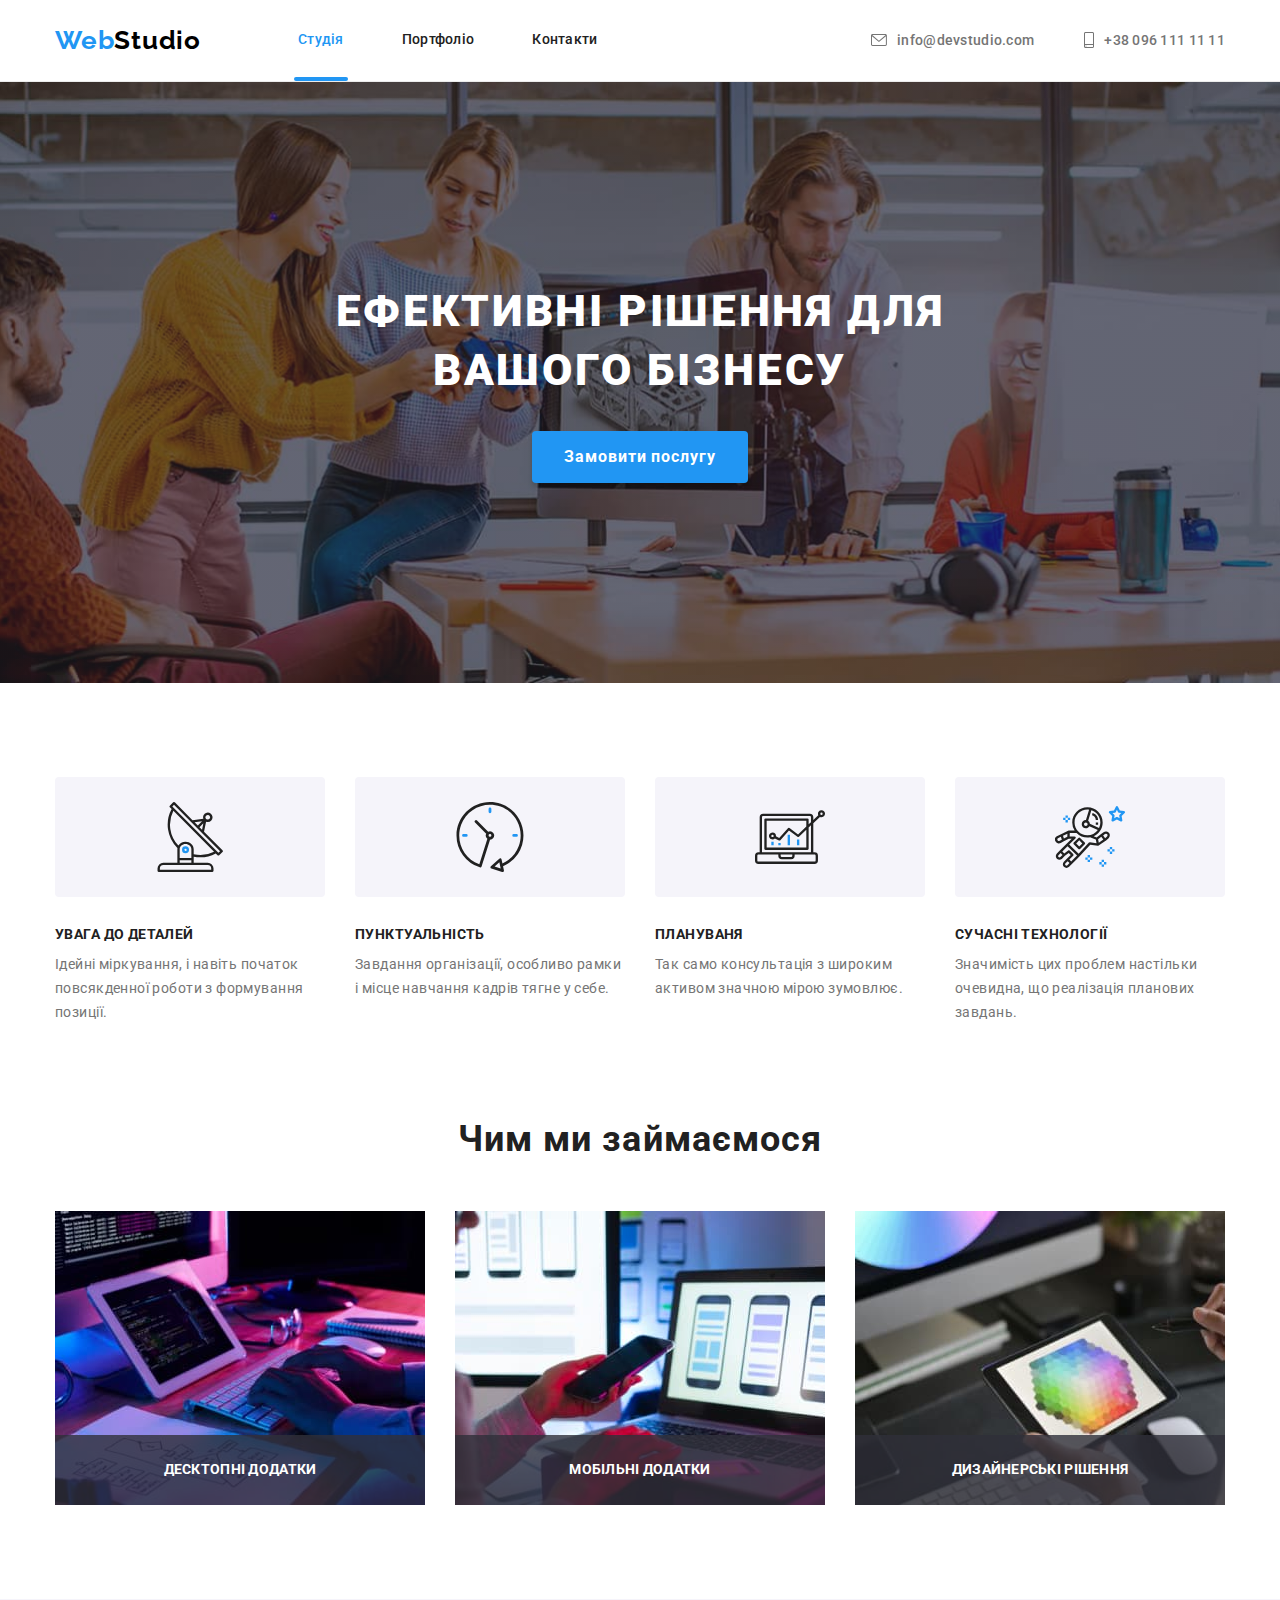
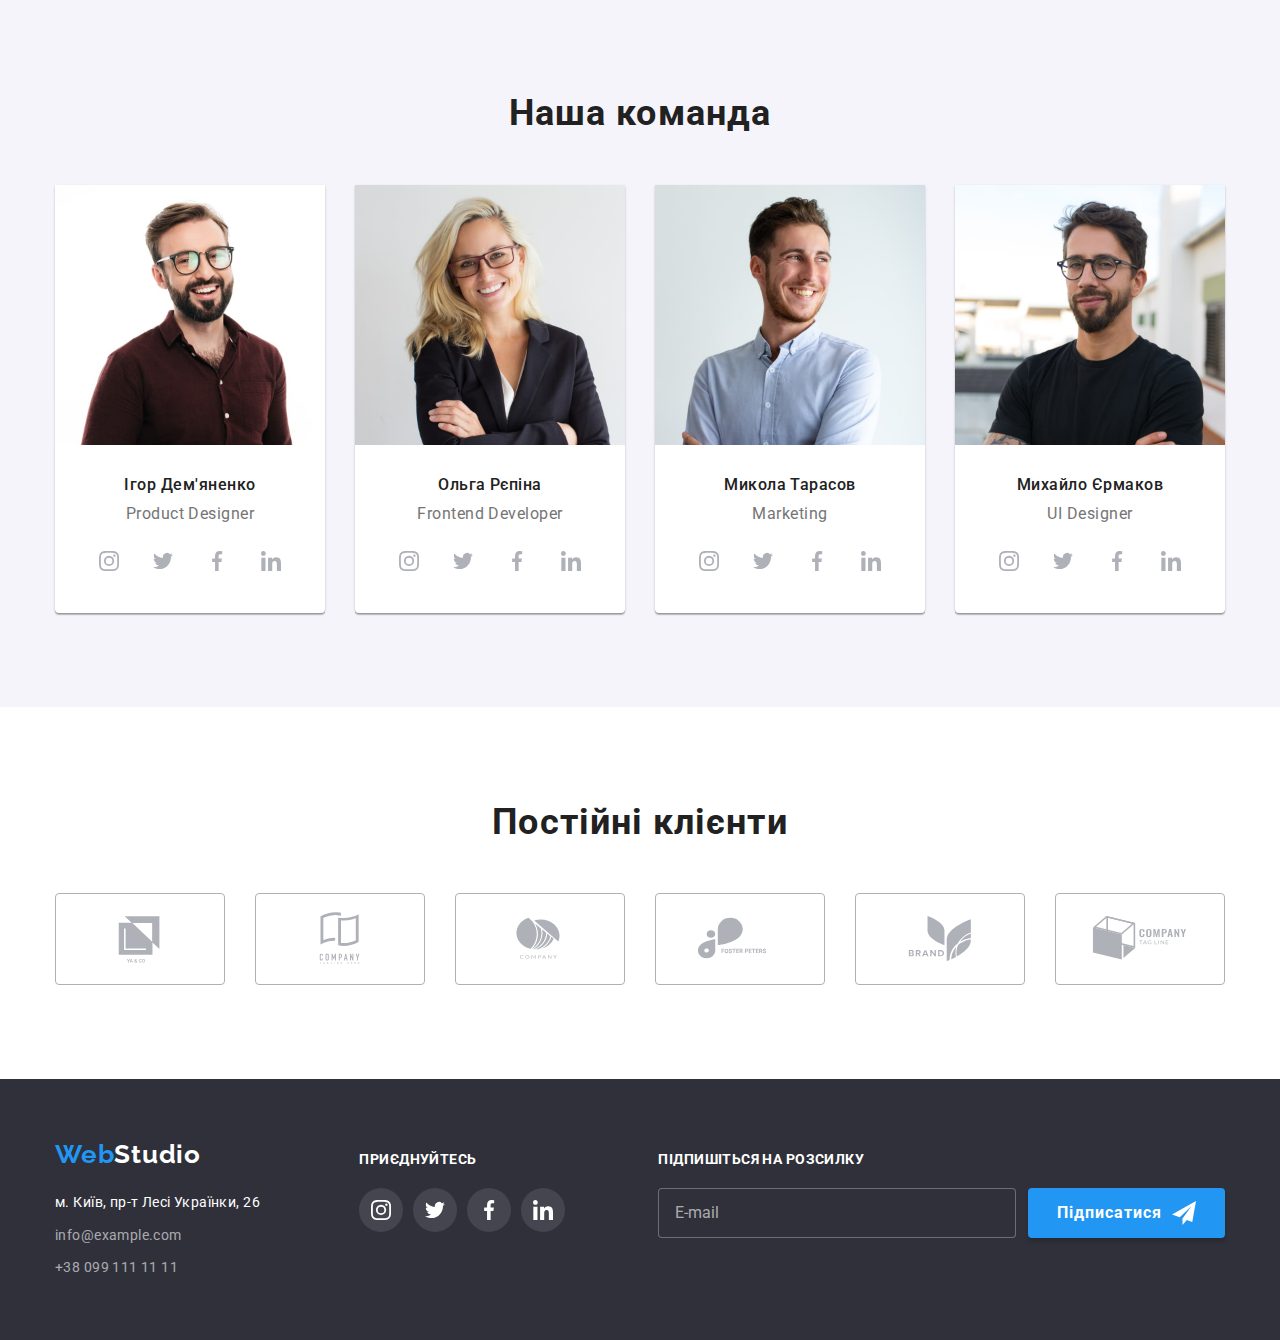
<file: index.html>
<!DOCTYPE html>
<html lang="uk">
<head>
    <meta charset="UTF-8">
    <meta http-equiv="X-UA-Compatible" content="IE=edge">
    <meta name="viewport" content="width=device-width, initial-scale=1.0">
    <title>Веб студія</title>
    <link rel="stylesheet" href="https://cdnjs.cloudflare.com/ajax/libs/modern-normalize/1.1.0/modern-normalize.min.css">
    <link rel="preconnect" href="https://fonts.googleapis.com">  
    <link rel="preconnect" href="https://fonts.gstatic.com" crossorigin> 
    <link href="https://fonts.googleapis.com/css2?family=Raleway:wght@700&family=Roboto:wght@400;500;700;900&display=swap" rel="stylesheet">
    <link rel="stylesheet" href="./css/styles.css" />
</head>
<body>
<!-- Header -->
<header class="header">
        <div class="container header-section">
        <a href="./index.html" class="logo" lang="en"> <span class="logo-web">Web</span>Studio</a>
        <nav class="header-nav">
            <ul class="site-nav list">
                <li class="site-nav-item"><a href="./index.html" class="site-nav-links current">Студія</a></li>
                <li class="site-nav-item"><a href="./portfolio.html" class="site-nav-links">Портфоліо</a></li>
                <li class="site-nav-item"><a href="/" class="site-nav-links">Контакти</a></li>
            </ul>
        </nav>
            <ul class="header-contact list">
                <li><a href="mailto:info@devstudio.com" class="contact" target="_blank" rel="noreferrer noopener"> 
                    <svg class="contact-icon" width="16" height="12">
                        <use href="./images/symbol-defs.svg#icon-envelope"></use></svg>    
                info@devstudio.com</a></li>
                <li><a href="tel:+380961111111" class="contact phone">
                    <svg class="contact-icon" width="10" height="16">
                        <use href="./images/symbol-defs.svg#icon-smartphone"></use></svg>                
                    +38 096 111 11 11</a></li>
            </ul>
        </div>
</header>
<!-- Main content -->
<main>
    <!-- Main title -->
    <section class="main-tittle">
        <div class="container">
            <h1 class="main-slogan">Ефективні рішення для <br /> вашого бізнесу</h1>
            <button type="button" class="order-button" data-modal-open>Замовити послугу</button>
        </div>
    </section>
    <!-- Main privileges -->
    <section class="privileges">
        <h2 class="all-hidden-tittle">Наші переваги</h2>
        <div class="container">
            <ul class="privileges-blocks list">
                <li class="privileges-list">
                    <div class="privileges-icon-fon">
                        <svg class="privileges-icon" width="70" height="70">
                        <use href="./images/symbol-defs.svg#icon-group"></use></svg></div>
                    <h3 class="privileges-tittle">Увага до деталей</h3>
                    <p class="privileges-text">Ідейні міркування, і навіть початок повсякденної роботи з формування позиції.</p>
                </li>
                <li class="privileges-list">
                    <div class="privileges-icon-fon">
                        <svg class="privileges-icon" width="70" height="70">
                        <use href="./images/symbol-defs.svg#icon-clock"></use></svg></div>
                    <h3 class="privileges-tittle">Пунктуальність</h3>
                    <p class="privileges-text">Завдання організації, особливо рамки і місце навчання кадрів тягне у себе.</p>
                </li>
                <li class="privileges-list">
                    <div class="privileges-icon-fon">
                        <svg class="privileges-icon" width="70" height="70">
                        <use href="./images/symbol-defs.svg#icon-diagram"></use></svg></div>
                    <h3 class="privileges-tittle">Плануваня</h3>
                    <p class="privileges-text">Так само консультація з широким активом значною мірою зумовлює.</p>
                </li>
                <li class="privileges-list">
                    <div class="privileges-icon-fon">
                        <svg class="privileges-icon" width="70" height="70">
                        <use href="./images/symbol-defs.svg#icon-astronaut"></use></svg></div>
                    <h3 class="privileges-tittle">Сучасні технології</h3>
                    <p class="privileges-text">Значимість цих проблем настільки очевидна, що реалізація планових завдань.</p>
                </li>
            </ul>
        </div>
    </section>
    <!-- What do we do? -->
    <section class="what-do-we-do">
        <div class="container">
            <h2 class="main-wdwd-tittle">Чим ми займаємося</h2>
            <ul class="wdwd-blocks list">
                <li class="wdwd-list"><img src="./images/portfolio-main-1.jpg" width="370" height="294" alt="Проект №1">
                    <div class="wdwd-lable"><h3 class="wdwd-lable-tittle">Десктопні додатки</h3></div></li>
                <li class="wdwd-list"><img src="./images/portfolio-main-2.jpg" width="370" alt="Проект №2">
                    <div class="wdwd-lable"><h3 class="wdwd-lable-tittle">Мобільні додатки</h3></div></li>
                <li class="wdwd-list"><img src="./images/portfolio-main-3.jpg" width="370" alt="Проект №3">
                    <div class="wdwd-lable"><h3 class="wdwd-lable-tittle">Дизайнерські рішення</h3></div></li>
            </ul>
        </div>
    </section>
    <!-- Team -->
    <section class="team">
        <div class="container">
            <h2 class="team-tittle">Наша команда</h2>
            <ul class="team-list list">
                <li class="team-card">
                    <img class="img" src="./images/team-main-1.jpg" alt="Ігор Дем'яненко" width="270" height="260">
                    <div class="team-description">
                        <h3 class="team-name">Ігор Дем'яненко</h3>
                        <p lang="en" class="team-job">Product Designer</p>
                        <ul class="team-social-list list">
                            <li class="team-social-item">
                                <a class="team-social-link link" href="https://instagram.com" target="_blank" rel="noreferrer noopener">
                                <svg class="team-social-icon" width="20" height="20">
                                <use href="./images/symbol-defs.svg#icon-instagram"></use>
                            </svg></a></li>
                            <li class="team-social-item">
                                <a class="team-social-link link" href="https://twitter.com" target="_blank" rel="noreferrer noopener">
                                <svg class="team-social-icon" width="20" height="20">
                                <use href="./images/symbol-defs.svg#icon-twitter"></use>
                            </svg></a></li>
                            <li class="team-social-item">
                                <a class="team-social-link link" href="https://facebook.com" target="_blank" rel="noreferrer noopener">
                                <svg class="team-social-icon" width="20" height="20">
                                <use href="./images/symbol-defs.svg#icon-facebook"></use>
                            </svg></a></li>
                            <li class="team-social-item">
                                <a class="team-social-link link" href="https://linkedin.com" target="_blank" rel="noreferrer noopener">
                                <svg class="team-social-icon" width="20" height="20">
                                <use href="./images/symbol-defs.svg#icon-linkedin"></use>
                            </svg></a></li>
                        </ul>
                    </div>
                </li>
                <li class="team-card">
                    <img class="img" src="./images/team-main-2.jpg" alt="Ольга Рєпіна" width="270" height="260">
                    <div class="team-description">
                        <h3 class="team-name">Ольга Рєпіна</h3>
                        <p lang="en" class="team-job">Frontend Developer</p>
                        <ul class="team-social-list list">
                            <li class="team-social-item">
                                <a class="team-social-link link" href="https://instagram.com" target="_blank" rel="noreferrer noopener">
                                <svg class="team-social-icon" width="20" height="20">
                                <use href="./images/symbol-defs.svg#icon-instagram"></use>
                            </svg></a></li>
                            <li class="team-social-item">
                                <a class="team-social-link link" href="https://twitter.com" target="_blank" rel="noreferrer noopener">
                                <svg class="team-social-icon" width="20" height="20">
                                <use href="./images/symbol-defs.svg#icon-twitter"></use>
                            </svg></a></li>
                            <li class="team-social-item">
                                <a class="team-social-link link" href="https://facebook.com" target="_blank" rel="noreferrer noopener">
                                <svg class="team-social-icon" width="20" height="20">
                                <use href="./images/symbol-defs.svg#icon-facebook"></use>
                            </svg></a></li>
                            <li class="team-social-item">
                                <a class="team-social-link link" href="https://linkedin.com" target="_blank" rel="noreferrer noopener">
                                <svg class="team-social-icon" width="20" height="20">
                                <use href="./images/symbol-defs.svg#icon-linkedin"></use>
                            </svg></a></li>
                        </ul>
                    </div>
                </li>
                <li class="team-card">
                    <img class="img" src="./images/team-main-3.jpg" alt="Микола Тарасов" width="270" height="260">
                    <div class="team-description">
                        <h3 class="team-name">Микола Тарасов</h3>
                        <p lang="en" class="team-job">Marketing</p>
                        <ul class="team-social-list list">
                            <li class="team-social-item">
                                <a class="team-social-link link" href="https://instagram.com" target="_blank" rel="noreferrer noopener">
                                <svg class="team-social-icon" width="20" height="20">
                                <use href="./images/symbol-defs.svg#icon-instagram"></use>
                            </svg></a></li>
                            <li class="team-social-item">
                                <a class="team-social-link link" href="https://twitter.com" target="_blank" rel="noreferrer noopener">
                                <svg class="team-social-icon" width="20" height="20">
                                <use href="./images/symbol-defs.svg#icon-twitter"></use>
                            </svg></a></li>
                            <li class="team-social-item">
                                <a class="team-social-link link" href="https://facebook.com" target="_blank" rel="noreferrer noopener">
                                <svg class="team-social-icon" width="20" height="20">
                                <use href="./images/symbol-defs.svg#icon-facebook"></use>
                            </svg></a></li>
                            <li class="team-social-item">
                                <a class="team-social-link link" href="https://linkedin.com" target="_blank" rel="noreferrer noopener">
                                <svg class="team-social-icon" width="20" height="20">
                                <use href="./images/symbol-defs.svg#icon-linkedin"></use>
                            </svg></a></li>
                        </ul>
                    </div>
                </li>
                <li class="team-card">
                    <img class="img" src="./images/team-main-4.jpg" alt="Михайло Єрмаков" width="270" height="260">
                    <div class="team-description">
                        <h3 class="team-name">Михайло Єрмаков</h3>
                        <p lang="en" class="team-job">UI Designer</p>
                        <ul class="team-social-list list">
                            <li class="team-social-item">
                                <a class="team-social-link link" href="https://instagram.com" target="_blank" rel="noreferrer noopener">
                                <svg class="team-social-icon" width="20" height="20">
                                <use href="./images/symbol-defs.svg#icon-instagram"></use>
                            </svg></a></li>
                            <li class="team-social-item">
                                <a class="team-social-link link" href="https://twitter.com" target="_blank" rel="noreferrer noopener">
                                <svg class="team-social-icon" width="20" height="20">
                                <use href="./images/symbol-defs.svg#icon-twitter"></use>
                            </svg></a></li>
                            <li class="team-social-item">
                                <a class="team-social-link link" href="https://facebook.com" target="_blank" rel="noreferrer noopener">
                                <svg class="team-social-icon" width="20" height="20">
                                <use href="./images/symbol-defs.svg#icon-facebook"></use>
                            </svg></a></li>
                            <li class="team-social-item">
                                <a class="team-social-link link" href="https://linkedin.com" target="_blank" rel="noreferrer noopener">
                                <svg class="team-social-icon" width="20" height="20">
                                <use href="./images/symbol-defs.svg#icon-linkedin"></use>
                            </svg></a></li>
                        </ul>
                    </div>
                </li>
            </ul>
        </div>
    </section>
    <!-- Clients logo -->
    <section class="current-clients">
        <div class="container">
            <h2 class="clients-tittle">Постійні клієнти</h2>
            <ul class="clients-list list">
                <li class="clients-item">
                    <a class="clients-link link" href="" target="_blank" rel="noreferrer noopener">
                    <svg class="clients-icon" width="106" height="60">
                    <use href="./images/symbol-defs.svg#icon-logo1"></use>
                </svg></a></li>
                <li class="clients-item">
                    <a class="clients-link link" href="" target="_blank" rel="noreferrer noopener">
                    <svg class="clients-icon" width="106" height="60">
                    <use href="./images/symbol-defs.svg#icon-logo2"></use>
                </svg></a></li>
                <li class="clients-item">
                    <a class="clients-link link" href="" target="_blank" rel="noreferrer noopener">
                    <svg class="clients-icon" width="106" height="60">
                    <use href="./images/symbol-defs.svg#icon-logo3"></use>
                </svg></a></li>
                <li class="clients-item">
                    <a class="clients-link link" href="" target="_blank" rel="noreferrer noopener">
                    <svg class="clients-icon" width="106" height="60">
                    <use href="./images/symbol-defs.svg#icon-logo4"></use>
                </svg></a></li>
                <li class="clients-item">
                    <a class="clients-link link" href="" target="_blank" rel="noreferrer noopener">
                    <svg class="clients-icon" width="106" height="60">
                    <use href="./images/symbol-defs.svg#icon-logo5"></use>
                </svg></a></li>
                <li class="clients-item">
                    <a class="clients-link link" href="" target="_blank" rel="noreferrer noopener">
                    <svg class="clients-icon" width="106" height="60">
                    <use href="./images/symbol-defs.svg#icon-logo6"></use>
                </svg></a></li>
            </ul>
        </div>
    </section>
</main>
<!-- Footer -->
<footer class="footer">
    <div class="container">
        <div class="footer-address-section">
            <a href="./index.html" class="logo footer-logo"> <span class="logo-web">Web</span><span class="logo-studio">Studio</span></a>
            <address class="footer-address-block">
                <p class="footer-office-address">м. Київ, пр-т Лесі Українки, 26</p> 
                <ul class="footer-item list">
                    <li class="footer-item-adress"><a href="mailto:info@example.com" class="footer-contact" target="_blank" rel="noreferrer noopener">info@example.com</a></li>
                    <li class="footer-item-adress"><a href="tel:+380991111111" class="footer-contact">+38 099 111 11 11</a></li>
                </ul>
            </address></div>
        <div class="footer-social-contacts">
            <p class="footer-social-tittle">Приєднуйтесь</p>
            <ul class="footer-social-list list">
            <li class="footer-social-item">
                <a class="footer-social-link link" href="https://instagram.com" target="_blank" rel="noreferrer noopener">
                    <svg class="footer-social-icon" width="20" height="20">
                <use href="./images/symbol-defs.svg#icon-instagram"></use>
            </svg></a></li>
            <li class="footer-social-item">
                <a class="footer-social-link link" href="https://twitter.com" target="_blank" rel="noreferrer noopener">
                    <svg class="footer-social-icon" width="20" height="20">
                <use href="./images/symbol-defs.svg#icon-twitter"></use>
            </svg></a></li>
            <li class="footer-social-item">
                <a class="footer-social-link link" href="https://www.facebook.com" target="_blank" rel="noreferrer noopener">
                    <svg class="footer-social-icon" width="20" height="20">
                <use href="./images/symbol-defs.svg#icon-facebook"></use>
            </svg></a></li>
            <li class="footer-social-item">
                <a class="footer-social-link link" href="https://www.linkedin.com" target="_blank" rel="noreferrer noopener">
                    <svg class="footer-social-icon" width="20" height="20">
                <use href="./images/symbol-defs.svg#icon-linkedin"></use>
            </svg></a></li>
            </ul>
        </div>
        <div class="footer-subscribe">
            <p class="footer-subscribe-tittle">Підпишіться на розсилку</p>
            <div class="footer-subscribe-form">
                <label for="subscribe-mail" class="footer-subscribe-mail"></label>
                <input class="footer-subscribe-input" type="email" name="submit-mail" id="subscribe-mail" placeholder="E-mail">
                <button type="submit" class="footer-subscribe-button">Підписатися</button>
            </div>
        </div>
     </div>
</footer>
<!-- Modal pop-up -->
<div id="backdrop" class="backdrop is-hidden" data-modal="">
    <div class="modal">
        <button type="button" class="modal-x-button" data-modal-close="">
          <svg class="modal-x-button-icon" width="18" height="18">
            <use href="./images/symbol-defs.svg#icon-close-modal"></use>
          </svg>
        </button>
        <form class="modal-form">
            <p class="modal-text">Залиште свої дані, ми вам передзвонимо</p>
            <label class="modal-form-label"><span class="modal-form-input-desc">Ім'я</span>
                <span class="modal-form-input-wrapper">
                <input type="text" name="user_name" class="modal-form-input" required="" pattern="^[a-zA-Zа-яА-Я]+$" minlength="2">
                <svg class="modal-form-input-icon" width="18" height="18">
                <use href="./images/symbol-defs.svg#icon-modal-person">
                </use></svg></span></label>
            <label class="modal-form-label"><span class="modal-form-input-desc">Телефон</span>
                <span class="modal-form-input-wrapper">
                <input type="tel" name="user_phone" class="modal-form-input" required="" pattern="[0-9]{3}[0-9]{3}[0-9]{2}[0-9]{2}" title="xxxxxxxxxx" minlength="9">
                <svg class="modal-form-input-icon" width="18" height="18">
                <use href="./images/symbol-defs.svg#icon-modal-phone">
                </use></svg></span></label>
            <label class="modal-form-label"><span class="modal-form-input-desc">Пошта</span>
                <span class="modal-form-input-wrapper">
                <input type="email" name="user_email" class="modal-form-input" required="">
                <svg class="modal-form-input-icon" width="18" height="18">
                <use href="./images/symbol-defs.svg#icon-modal-email">
                </use></svg></span></label>
            <label><span class="modal-form-input-desc">Коментар</span>
                <textarea name="user_comment" placeholder="Введіть текст" class="modal-form-comment"></textarea></label>
                <input id="user-policy" type="checkbox" class="modal-form-checkbox visually-hidden" name="user_policy" required="">
                <label for="user-policy" class="modal-form-checkbox-desc">
                <span class="form-user-policy-text">Погоджуюся з розсилкою та приймаю&nbsp;<a href="" class="user-policy-link" target="_blank" rel="noreferrer noopener">Умови договору</a></span></label>
                <button type="submit" class="modal-send-button">Відправити</button>
        </form>
    </div>
</div>
<script src="./js/modal.js"></script>
</body>
</html>
</file>
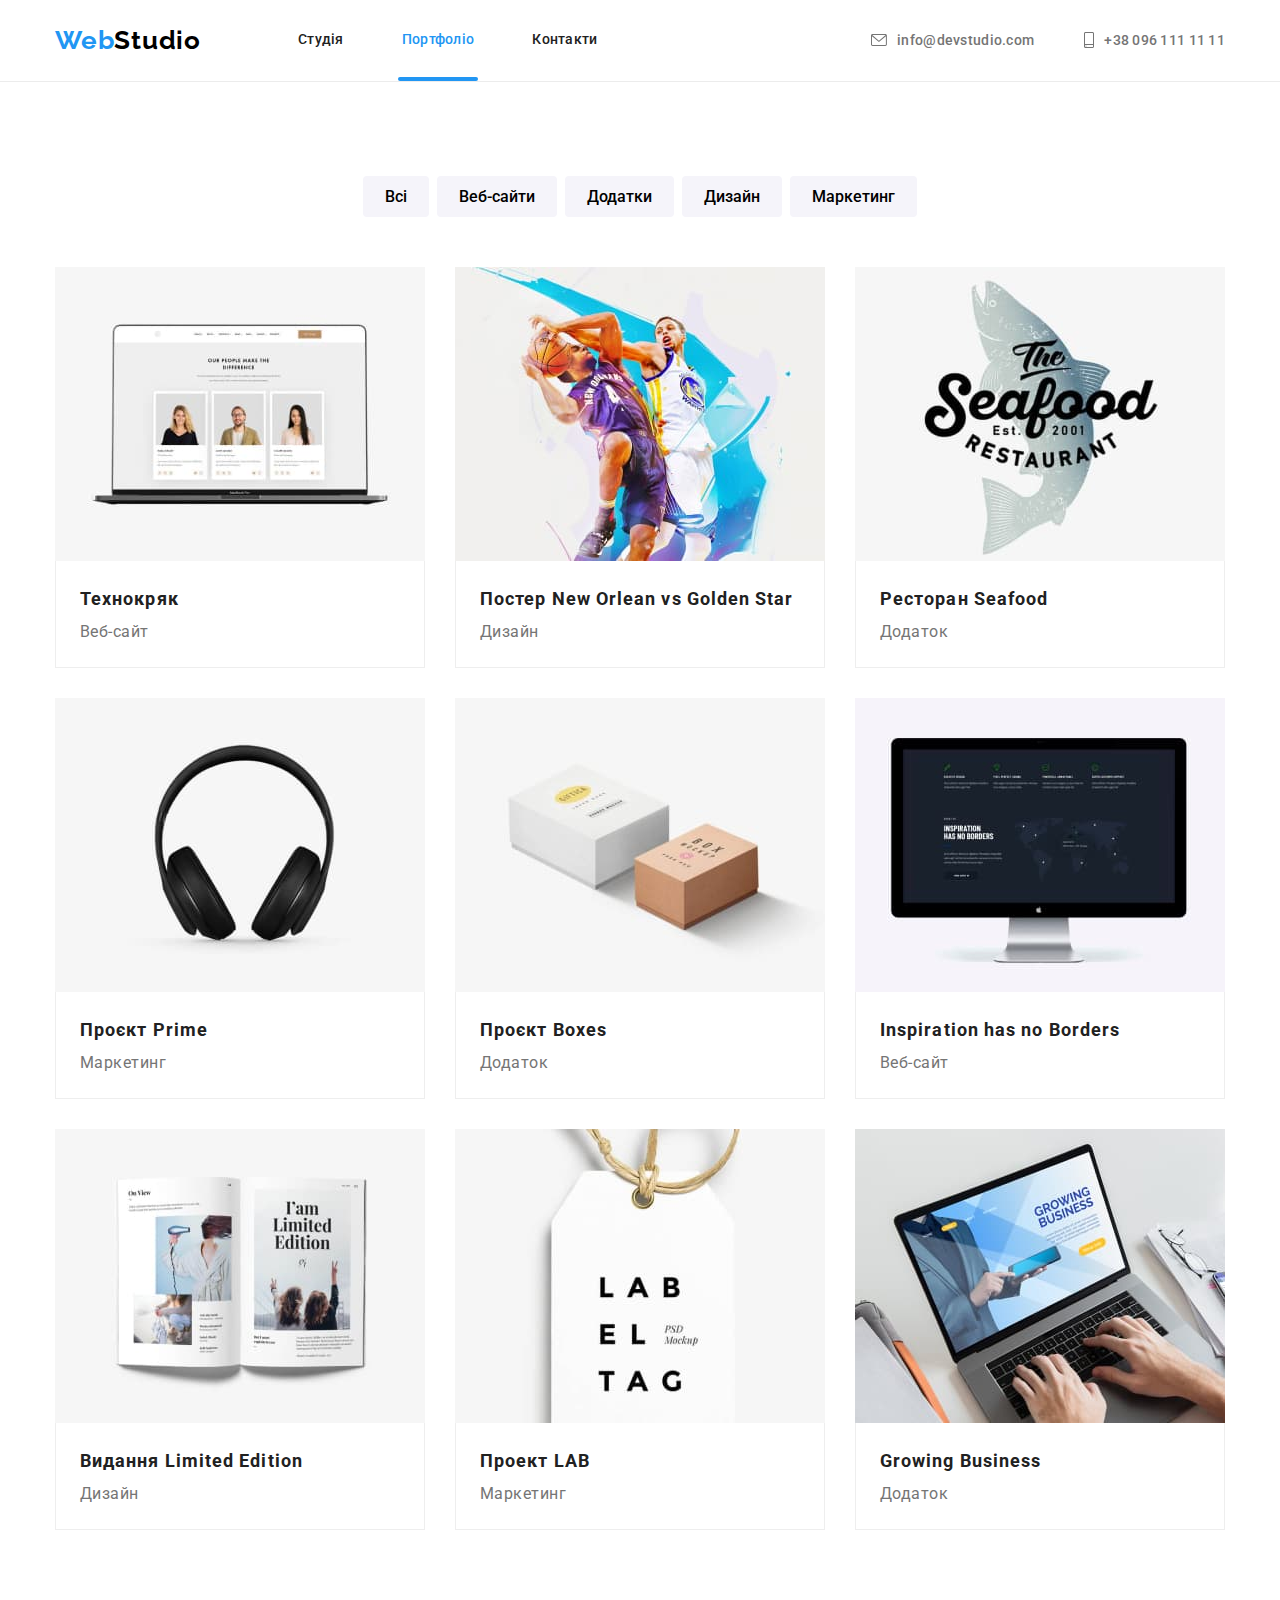
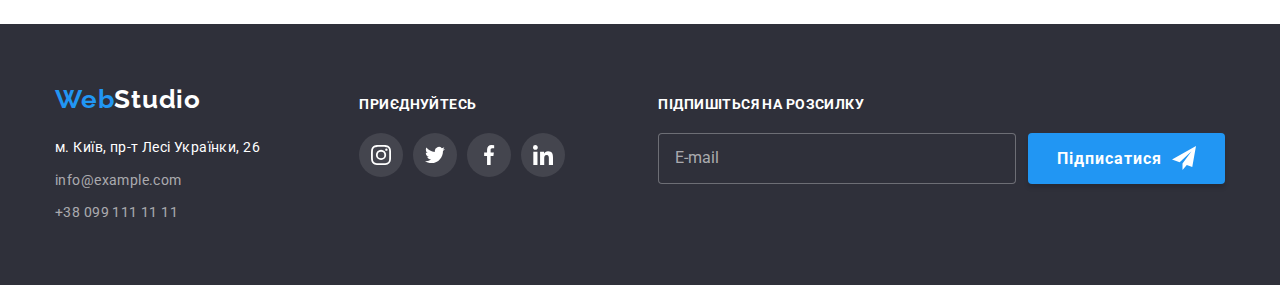
<file: portfolio.html>
<!DOCTYPE html>
<html lang="uk">
<head>
    <meta charset="UTF-8">
    <meta http-equiv="X-UA-Compatible" content="IE=edge">
    <meta name="viewport" content="width=device-width, initial-scale=1.0">
    <title>Веб студія - Портфоліо</title>
    <link rel="stylesheet" href="https://cdnjs.cloudflare.com/ajax/libs/modern-normalize/1.1.0/modern-normalize.min.css">
    <link rel="preconnect" href="https://fonts.googleapis.com">  
    <link rel="preconnect" href="https://fonts.gstatic.com" crossorigin> 
    <link href="https://fonts.googleapis.com/css2?family=Raleway:wght@700&family=Roboto:wght@400;500;700;900&display=swap" rel="stylesheet">
    <link rel="stylesheet" href="./css/styles.css" />
</head>
<body>
<!-- Header -->
<header class="header">
        <div class="container header-section">
        <a href="./index.html" class="logo" lang="en"> <span class="logo-web">Web</span>Studio</a>
        <nav class="header-nav">
            <ul class="site-nav list">
                <li class="site-nav-item"><a href="./index.html" class="site-nav-links">Студія</a></li>
                <li class="site-nav-item"><a href="./portfolio.html" class="site-nav-links current">Портфоліо</a></li>
                <li class="site-nav-item"><a href="/" class="site-nav-links">Контакти</a></li>
            </ul>
        </nav>
            <ul class="header-contact list">
                <li><a href="mailto:info@devstudio.com" class="contact" target="_blank"> 
                    <svg class="contact-icon" width="16" height="12">
                        <use href="./images/symbol-defs.svg#icon-envelope"></use></svg>    
                info@devstudio.com</a></li>
                <li><a href="tel:+380961111111" class="contact phone">
                    <svg class="contact-icon" width="10" height="16">
                        <use href="./images/symbol-defs.svg#icon-smartphone"></use></svg>                
                    +38 096 111 11 11</a></li>
            </ul>
        </div>
</header>
<!-- Portfolio cases -->
<main>
    <section class="portfolio-cases">
    <div class="container">
        <h1 class="all-hidden-tittle">Портфоліо</h1>
    <!-- Filter buttons -->
        <ul class="list portfolio-filters">
            <li class="botton-list">
                <button type="button" class="portfolio-button">Всі</button>
            </li>
            <li class="botton-list">
                <button type="button" class="portfolio-button">Веб-сайти</button>
            </li>
            <li class="botton-list">
                <button type="button" class="portfolio-button">Додатки</button>
            </li>
            <li class="botton-list">
                <button type="button" class="portfolio-button">Дизайн</button>
            </li>
            <li class="botton-list">
                <button type="button" class="portfolio-button">Маркетинг</button>
            </li>
        </ul>
    <!-- Cases -->
        <ul class="list portfolio-lists">
            <li class="portfolio-cards">
                <a href="#" class="portfolio-link">
                    <div class="portfolio-overlay-item">
                        <img class="portfolio-img pic" src="./images/portfolio-page-1.jpg" alt="Технокряк" width="370">
                        <p class="portfolio-overlay-text">Ресурс пропонує комплексні пропозиції з різним рівнем функціоналу та сервісів. Все це дозволить відвідувачу отримати вичерпні відомості про компанію чи приватну особу.</p>
                    </div>
                    <div class="portfolio-description">
                        <h2 class="portfolio-case-tittle">Технокряк</h2>
                        <p class="portfolio-case-disc">Веб-сайт</p>
                    </div>
                </a>
            </li>
            <li class="portfolio-cards">
                <a href="#" class="portfolio-link">
                    <div class="portfolio-overlay-item">
                        <img class="portfolio-img pic" src="./images/portfolio-page-2.jpg" alt="Постер New Orlean vs Golden Star" width="370" height="294">
                        <p class="portfolio-overlay-text">Ресурс пропонує комплексні пропозиції з різним рівнем функціоналу та сервісів. Все це дозволить відвідувачу отримати вичерпні відомості про компанію чи приватну особу.</p>
                    </div>
                    <div class="portfolio-description">
                        <h2 class="portfolio-case-tittle" lang="en">Постер New Orlean vs Golden Star</h2>
                        <p class="portfolio-case-disc">Дизайн</p>
                    </div>
                </a>
            </li>
            <li class="portfolio-cards">
                <a href="#" class="portfolio-link">
                    <div class="portfolio-overlay-item">
                        <img class="portfolio-img pic" src="./images/portfolio-page-3.jpg" alt="Ресторан Seafood" width="370" height="294">
                        <p class="portfolio-overlay-text">Ресурс пропонує комплексні пропозиції з різним рівнем функціоналу та сервісів. Все це дозволить відвідувачу отримати вичерпні відомості про компанію чи приватну особу.</p>
                    </div>
                    <div class="portfolio-description">
                        <h2 class="portfolio-case-tittle" lang="en">Ресторан Seafood</h2>
                        <p class="portfolio-case-disc">Додаток</p>
                    </div>
                </a>
            </li>
            <li class="portfolio-cards">
                <a href="#" class="portfolio-link">
                    <div class="portfolio-overlay-item">
                        <img class="portfolio-img pic" src="./images/portfolio-page-4.jpg" alt="Проєкт Prime" width="370" height="294">
                        <p class="portfolio-overlay-text">Ресурс пропонує комплексні пропозиції з різним рівнем функціоналу та сервісів. Все це дозволить відвідувачу отримати вичерпні відомості про компанію чи приватну особу.</p>
                    </div>
                    <div class="portfolio-description">
                        <h2 class="portfolio-case-tittle" lang="en">Проєкт Prime</h2>
                        <p class="portfolio-case-disc">Маркетинг</p>
                    </div>
                </a>
            </li>
            <li class="portfolio-cards">
                <a href="#" class="portfolio-link">
                    <div class="portfolio-overlay-item">
                        <img class="portfolio-img pic" src="./images/portfolio-page-5.jpg" alt="Проєкт Boxes" width="370" height="294">
                        <p class="portfolio-overlay-text">Ресурс пропонує комплексні пропозиції з різним рівнем функціоналу та сервісів. Все це дозволить відвідувачу отримати вичерпні відомості про компанію чи приватну особу.</p>
                     </div>
                     <div class="portfolio-description">
                        <h2 class="portfolio-case-tittle" lang="en">Проєкт Boxes</h2>
                        <p class="portfolio-case-disc">Додаток</p>
                    </div>    
                </a>
            </li>
            <li class="portfolio-cards">
                <a href="#" class="portfolio-link">
                    <div class="portfolio-overlay-item">
                        <img class="portfolio-img pic" src="./images/portfolio-page-6.jpg" alt="Inspiration has no Borders" width="370" height="294">
                        <p class="portfolio-overlay-text">Ресурс пропонує комплексні пропозиції з різним рівнем функціоналу та сервісів. Все це дозволить відвідувачу отримати вичерпні відомості про компанію чи приватну особу.</p>
                    </div>
                    <div class="portfolio-description">
                        <h2 class="portfolio-case-tittle" lang="en">Inspiration has no Borders</h2>
                        <p class="portfolio-case-disc">Веб-сайт</p>
                    </div>
                </a>
            </li>
            <li class="portfolio-cards">
                <a href="#" class="portfolio-link">
                    <div class="portfolio-overlay-item">
                        <img class="portfolio-img pic" src="./images/portfolio-page-7.jpg" alt="Видання Limited Edition" width="370" height="294">
                        <p class="portfolio-overlay-text">Ресурс пропонує комплексні пропозиції з різним рівнем функціоналу та сервісів. Все це дозволить відвідувачу отримати вичерпні відомості про компанію чи приватну особу.</p>
                    </div>
                    <div class="portfolio-description">
                        <h2 class="portfolio-case-tittle" lang="en">Видання Limited Edition</h2>
                        <p class="portfolio-case-disc">Дизайн</p>
                    </div>
                </a>
            </li>
            <li class="portfolio-cards">
                <a href="#" class="portfolio-link">
                    <div class="portfolio-overlay-item">
                        <img class="portfolio-img pic" src="./images/portfolio-page-8.jpg" alt="Проект LAB" width="370" height="294">
                        <p class="portfolio-overlay-text">Ресурс пропонує комплексні пропозиції з різним рівнем функціоналу та сервісів. Все це дозволить відвідувачу отримати вичерпні відомості про компанію чи приватну особу.</p>
                    </div>
                    <div class="portfolio-description">
                        <h2 class="portfolio-case-tittle" lang="en">Проект LAB</h2>
                        <p class="portfolio-case-disc">Маркетинг</p>
                    </div>
                </a>
            </li>
            <li class="portfolio-cards">
                <a href="#" class="portfolio-link">
                    <div class="portfolio-overlay-item">
                        <img class="portfolio-img pic" src="./images/portfolio-page-9.jpg" alt="Growing Business" width="370" height="294">
                        <p class="portfolio-overlay-text">Ресурс пропонує комплексні пропозиції з різним рівнем функціоналу та сервісів. Все це дозволить відвідувачу отримати вичерпні відомості про компанію чи приватну особу.</p>
                    </div>
                    <div class="portfolio-description">
                        <h2 class="portfolio-case-tittle" lang="en">Growing Business</h2>
                        <p class="portfolio-case-disc">Додаток</p>
                    </div>
                </a>
            </li>
        </ul>
    </div>
    </section>
</main>
<!-- Footer -->
<footer class="footer">
    <div class="container">
        <div class="footer-address-section">
            <a href="./index.html" class="logo footer-logo"> <span class="logo-web">Web</span><span class="logo-studio">Studio</span></a>
            <address class="footer-address-block">
                <p class="footer-office-address">м. Київ, пр-т Лесі Українки, 26</p> 
                <ul class="footer-item list">
                    <li class="footer-item-adress"><a href="mailto:info@example.com" class="footer-contact" target="_blank" rel="noreferrer noopener">info@example.com</a></li>
                    <li class="footer-item-adress"><a href="tel:+380991111111" class="footer-contact">+38 099 111 11 11</a></li>
                </ul>
            </address></div>
        <div class="footer-social-contacts">
            <p class="footer-social-tittle">Приєднуйтесь</p>
            <ul class="footer-social-list list">
            <li class="footer-social-item">
                <a class="footer-social-link link" href="https://instagram.com" target="_blank" rel="noreferrer noopener">
                    <svg class="footer-social-icon" width="20" height="20">
                <use href="./images/symbol-defs.svg#icon-instagram"></use>
            </svg></a></li>
            <li class="footer-social-item">
                <a class="footer-social-link link" href="https://twitter.com" target="_blank" rel="noreferrer noopener">
                    <svg class="footer-social-icon" width="20" height="20">
                <use href="./images/symbol-defs.svg#icon-twitter"></use>
            </svg></a></li>
            <li class="footer-social-item">
                <a class="footer-social-link link" href="https://www.facebook.com" target="_blank" rel="noreferrer noopener">
                    <svg class="footer-social-icon" width="20" height="20">
                <use href="./images/symbol-defs.svg#icon-facebook"></use>
            </svg></a></li>
            <li class="footer-social-item">
                <a class="footer-social-link link" href="https://www.linkedin.com" target="_blank" rel="noreferrer noopener">
                    <svg class="footer-social-icon" width="20" height="20">
                <use href="./images/symbol-defs.svg#icon-linkedin"></use>
            </svg></a></li>
            </ul>
        </div>
        <div class="footer-subscribe">
            <p class="footer-subscribe-tittle">Підпишіться на розсилку</p>
            <div class="footer-subscribe-form">
                <label for="subscribe-mail" class="footer-subscribe-mail"></label>
                <input class="footer-subscribe-input" type="email" name="submit-mail" id="subscribe-mail" placeholder="E-mail">
                <button type="submit" class="footer-subscribe-button">Підписатися</button>
            </div>
        </div>
     </div>
</footer>
</body>
</html>
</file>
<file: css/styles.css>
/* Загальні спільні стилі сайту */

:root {
    --bgc-main-tittle: #2F303A;
    --bgc-blocks:#F5F5F5; 
    --bgc-header:#FFFFFF;
    --bgc-team: #F5F4FA;
    --bgc-footer: #2F303A;
    --fst-text-color: #212121;
    --snd-text-color: #757575;
    --special-color: #2196F3;
    --social-icon-color: #AFB1B8;
    --footer-social-icon-color: #2F303A;
    --portfolio-overlay-bg-color: rgba(33, 150, 243, 0.9);
    --backdrop-bg-color: rgba(0, 0, 0, 0.2);
    --button-hover-color: #188CE8;
}

body {
    font-family: 'Raleway', sans-serif;
    font-family: 'Roboto', sans-serif;
    font-size: 14px;
    background-color: #FFFFFF;
    color: var(--fst-text-color);
    line-height: 1.14;
    letter-spacing: 0.02em;
}

p, h1, h2, h3, h4, h5, h6 {
    margin: 0;
}

ul {
    margin: 0;
    padding-left: 0;
}

address {
    font-style: normal;
}

img {
    display: block;
    max-width: 100%;
    height: auto;
}

.container {
    width: 1200px;
    padding: 0 15px;
    margin: 0 auto;
}

.list {
    display: flex;
    list-style: none;
    padding: 0;
    margin: 0;
}
html {
  box-sizing: border-box;
}
*,
::before,
::after {
  box-sizing: inherit;
}

/* ---------  Header ---------  */

.header {
    color: var(--fst-text-color);
    background-color: var(--bgc-header);
    border-bottom: 1px solid #ECECEC;
    /* padding: 20px 0; */
    min-height: 80px;
}

.logo {
    text-decoration: none;
    font-family: 'Raleway', sans-serif;
    font-style: normal;
    font-weight: 700;
    font-size: 26px;
    line-height: 1.19;
    letter-spacing: 0.03em;
    color: #000000;
    margin-right: 93px;
    display: inline-block;
    align-items: center;
    text-align: center;
}
.logo-web {
    color: var(--special-color);
}

/* .header .container {
    align-items: center;
} */

.contact {
    font-weight: 500;
    line-height: 1.19;
    letter-spacing: 0.02em;
    color: var(--snd-text-color);
    text-decoration: none;

    display: inline-flex;
    align-items: center;
    padding: 32px 0px 32px;
}
.contact-icon {
    margin-right: 10px;
    fill: currentColor;
}

.site-nav-links {
    color: var(--fst-text-color);
    text-decoration: none;
    display: block;
    padding: 32px 4px 32px;
/* 
    padding-top: 32px;
    padding-bottom: 32px; */
    position: relative;
}   

.site-nav-links,
.contact,
.footer-contact {
    /* transition:
    [property] [duration] [timing-function] [delay] */
    transition: color 250ms cubic-bezier(0.4, 0, 0.2, 1);
}


.current {
    /* display: block; */
    /* height: 48px;
    margin-top: 32px; */
    color: var(--special-color);
}
.current::after {
    content: '';
    position: absolute;
    display: block;
    left: 0;
    bottom: -1px;
    width: 100%;
    height: 4px;
    background-color: var(--special-color);
    border-radius: 2px;
}

.site-nav {
    display: flex;
    align-items: center;
    list-style: none;
}

.header-nav {
    font-family: 'Roboto', sans-serif;
    font-weight: 500;
    /* display: flex; */
    /* align-items: center; */
    /* justify-content: space-between; */
}

.site-nav .site-nav-links:hover,
.site-nav .site-nav-links:focus,
.header-contact .contact:focus,
.header-contact .contact:hover {
    color: var(--special-color);
}

.header-contact {
    display: flex;
    align-items: center;
    margin-left: auto;
    list-style: none;
}
.list .site-nav-item + .site-nav-item {
    margin-left: 50px;
}

.header-section {
    display: flex;
    align-items: center;
}

.phone {
    margin-left: 50px;
}

/* .list .item:last-child {
    margin-right: 0;
} */


/* ------- Footer ------- */

.footer {
    background-color: var(--bgc-footer);
    line-height: 1.71;
    letter-spacing: 0.03em;
    padding-top: 60px;
    padding-bottom: 60px;
}
.footer-address-block {
    margin-top: 20px;
    padding: 0;
}

.footer-address,
.footer-contact {
    font-style: normal;
    text-decoration: none;
}

.footer-office-address,
.logo-studio {
    color: #FFFFFF;
}
.footer-item {
    display: block;
}

.footer-contact {
    color: rgba(255, 255, 255, 0.6);
}
.footer-contact:hover,
.footer-contact:focus {
    color: var(--special-color);
}

.footer-office-address {
    margin-bottom: 9px;
}
.footer-item-adress:not(:last-child) {
    margin-bottom: 8px;
}
.footer .container {
    display: flex;
    /* align-items: center; */
}
.footer-address-section {
    min-width: 231px;
}

.footer-social-tittle {
    font-weight: 700;
    font-size: inherit;
    line-height: 1.14;
    letter-spacing: 0.03em;
    text-transform: uppercase;
    margin-bottom: 10px;
    color: var(--bgc-header);
    padding: 13px 0px 10px 0px;
}
.footer-social-contacts {
    margin-left: 70px;
    min-width: 206px;
}

.footer-social-list {
    display: flex;
    justify-content: center;
    gap: 10px;
    list-style: none;
    align-items: center;
}
.footer-social-link {
    display: flex;
    width: inherit;
    height: inherit;
    border-radius: 50%;
    background-color: rgba(255, 255, 255, 0.1);
    justify-content: center;
    align-items: center;
}
.team-social-item,
.footer-social-item {
    width: 44px;
    height: 44px;
}
.footer-social-icon {
    fill: var(--bgc-header);
}
.footer-social-link:hover,
.footer-social-link:focus {
    background: var(--special-color);
}
.footer-social-link:hover .footer-social-icon,
.footer-social-link:focus .footer-social-icon {
    fill: var(--bgc-header);
}

.footer-subscribe {
    margin-left: 93px;
    /* min-width: 206px; */
}
.footer-subscribe-form {
    display: flex;
    margin: 0;
    padding: 0;
    list-style: none;
}
.footer-subscribe-tittle {
    font-weight: 700;
    font-size: inherit;
    line-height: 1.14;
    letter-spacing: 0.03em;
    text-transform: uppercase;
    margin-bottom: 10px;
    color: var(--bgc-header);
    padding: 13px 0px 10px 0px;
}

.footer-subscribe-form {
    display: flex;
    align-content: center;
}
.footer-subscribe-input {
    width: 358px;
    margin: 0;
    padding: 16px 16px;
    border-radius: 4px;
    border: 1px solid rgba(255, 255, 255, 0.3);
    background-color: var(--bgc-footer);
    color: var(--bgc-header);
}
.footer-subscribe-input::placeholder {
  font-size: 16px;
  line-height: 1.25;
  text-align: left;
  color: rgba(255, 255, 255, 0.6);
}
.footer-subscribe-button {
    display: inline-flex;
    align-items: center;
    justify-content: center;
    border: none;
    margin: 0;
    padding: 8px 29px;
    border-radius: 4px;
    background-color: var(--special-color);
    box-shadow: 0px 4px 4px rgba(0, 0, 0, 0.15);
    color: var(--bgc-header);
    font-weight: 700;
    font-size: 16px;
    line-height: 1.87;
    letter-spacing: 0.06em;
    cursor: pointer;
    min-height: 50px;
    margin-left: 12px;
    transition: color 250ms cubic-bezier(0.4, 0, 0.2, 1),
                background-color cubic-bezier(0.4, 0, 0.2, 1);
}

.footer-subscribe-button::after {
    content: '';
    display: inline-block;
    width: 24px;
    height: 24px;
    margin-left: 10px;
    background-image: url(../images/icon-subscribe-airplane.svg);
    background-size: cover;
    background-position: center;
    background-repeat: no-repeat;
}
.footer-subscribe-button:focus,
.footer-subscribe-button:hover {
    background-color: var(--button-hover-color);
}

/* ----- Стилі для index.html ----- */

.main-tittle {
    background-color: var(--bgc-main-tittle);
    background-image: linear-gradient(
        rgba(47, 48, 58, 0.4),
        rgba(47, 48, 58, 0.4)),
        url(../images/hero-bgd.jpeg);
    max-width: 1600px;
    min-height: 600px;
    margin: 0 auto;
    background-repeat: no-repeat;
    background-position: center;
    background-size: cover;
    text-align: center;
    padding-top: 200px;
    padding-bottom: 200px;
}
.main-slogan {
    color: #FFFFFF;
    font-weight: 900;
    font-size: 44px;
    line-height: 1.36;
    letter-spacing: 0.06em;
    text-transform: uppercase;
    margin-top: 0;
    margin-bottom: 30px;
}
.order-button {
    display: inline-block;
    background-color: var(--special-color);
    box-shadow: 0px 4px 4px rgba(0, 0, 0, 0.15);
    border-radius: 4px;
    border: 1px solid transparent;
    color: #FFFFFF;
    font-family: inherit;
    font-weight: 700;
    font-size: 16px;
    line-height: 1.88;
    min-width: 216px;
    text-align: center;
    letter-spacing: 0.06em;
    padding: 10px 26px;
    align-items: center;
    cursor: pointer;
    transition: background-color 250ms cubic-bezier(0.4, 0, 0.2, 1),
                color 250ms cubic-bezier(0.4, 0, 0.2, 1),
                box-shadow 250ms cubic-bezier(0.4, 0, 0.2, 1);
}
.order-button:hover,
.order-button:focus {
    background-color: var(--button-hover-color);
    box-shadow: 0px 4px 4px rgba(0, 0, 0, 0.15);
    border-radius: 4px;
}

/* .button {
    display: contents;
    font-family: inherit;
    border: none;
    cursor: pointer;
} */

/* --- Main privileges --- */

.privileges {
    display: flex;
    padding: 94px 0;
}

.privileges-list {
    width: 270px;
}
.privileges-icon-fon {
    display: flex;
    height: 120px;
    justify-content: center;
    align-items: center;
    background-color: var(--bgc-team);
    border-radius: 4px;
    margin-bottom: 30px;
}

.list .privileges-list + .privileges-list,
.list .team-list + .team-list {
    margin-left: 30px;
}

.privileges-tittle {
    font-weight: 700;
    font-size: 14px;
    line-height: 1.14;
    letter-spacing: 0.03em;
    text-transform: uppercase;
    color: var(--fst-text-color);
    margin-bottom: 10px;
}
.privileges-text {
    line-height: 1.71;
    letter-spacing: 0.03em;
    color: var(--snd-text-color);
}

/* --- What do we do? section --- */

.main-wdwd-tittle,
.team-tittle {
    font-weight: 700;
    font-size: 36px;
    line-height: 1.16;
    text-align: center;
    letter-spacing: 0.03em;
    color: var(--fst-text-color)
}

.main-wdwd-tittle,
.team-tittle {
    margin-bottom: 50px;
}

.wdwd-blocks,
.privileges-blocks,
.team-list {
    flex-wrap: wrap;
    justify-content: center;
}
.wdwd-list {
    position: relative;
}
.list .wdwd-list + .wdwd-list,
.list .team-card + .team-card {
    margin-left: 30px;
}

.what-do-we-do {
    padding-top: 0;
    padding-bottom: 94px;
}

.wdwd-lable {
    position: absolute;
    display: flex;
    align-items: center;
    justify-content: center;
    width: 100%;
    height: 70px;
    left: 0;
    bottom: 0;
    background-color: rgba(47, 48, 58, 0.8);
}
.wdwd-lable-tittle {
    font-size: inherit;
    text-transform: uppercase;
    white-space: nowrap;
    color: var(--bgc-header);
}

/* --- Team section --- */

.team {
    background: var(--bgc-team);
    padding: 94px 0;
}

.team-card {
    background: #FFFFFF;
    box-shadow: 0px 1px 3px rgba(0, 0, 0, 0.12), 0px 1px 1px rgba(0, 0, 0, 0.14), 0px 2px 1px rgba(0, 0, 0, 0.2);
    border-radius: 0px 0px 4px 4px;
    width: max-content;
    width: 270px;
    /* height: 368px; */
}

.team-description {
    padding-top: 30px;
    padding-bottom: 30px;
    text-align: center;
}

.team-name {
    font-weight: 500;
    font-size: 16px;
    line-height: 1.19;
    text-align: center;
    letter-spacing: 0.03em;
    margin-bottom: 10px;
}
.team-job {
    font-size: 16px;
    line-height: 1.19;
    text-align: center;
    letter-spacing: 0.03em;
    color: var(--snd-text-color);
    margin-bottom: 16px;
}
.team-social-list {
    display: flex;
    justify-content: center;
    gap: 10px;
    list-style: none;
    align-items: center;
}
.team-social-link {
    display: flex;
    width: inherit;
    height: inherit;
    border-radius: 50%;
    background-color: var(--bgc-header);
    justify-content: center;
    align-items: center;
}
.team-social-icon {
    fill: var(--social-icon-color);
}
.team-social-link:hover,
.team-social-link:focus {
    background: var(--special-color);
}
.team-social-link:hover .team-social-icon,
.team-social-link:focus .team-social-icon {
    fill: var(--bgc-header);
}

.link {
    transition: color 250ms cubic-bezier(0.4, 0, 0.2, 1),
                background-color 250ms cubic-bezier(0.4, 0, 0.2, 1);
}

/* --- Clients section --- */

.current-clients {
    display: flex;
    padding: 94px 0;
}
.clients-tittle {
    font-weight: 700;
    font-size: 36px;
    line-height: 1.17;
    text-align: center;
    letter-spacing: 0.03em;
    color:var(--fst-text-color);
    margin-bottom: 50px;
}
.clients-list {
    display: flex;
    list-style: none;
    justify-content: space-between;
    align-items: center;
}

.clients-icon {
    fill: currentColor;
}

.clients-icon:hover,
.clients-icon:focus {
    fill: var(--special-color);
}

.clients-link {
    display: flex;
    height: 92px;
    width: 170px;
    align-items: center;
    justify-content: center;
    border: 1px solid var(--social-icon-color);
    background-color: var(--bgc-header);
    border-radius: 4px;
    color: var(--social-icon-color);
}
.clients-link:hover,
.clients-link:focus {
    color: var(--special-color);
    border-color: var(--special-color);
}

/* ----- Стилі для portfolio.html ----- */

.all-hidden-tittle {
    position: absolute;
    white-space: nowrap;
    width: 1px;
    height: 1px;
    overflow: hidden;
    border: 0;
    padding: 0;
    clip: rect(0 0 0 0);
    clip-path: inset(50%);
    margin: -1px;
}
.portfolio-filters {
    display: flex;
    flex-wrap: wrap;
    margin-bottom: 50px;
    justify-content: center;
}
.portfolio-lists {
    flex-wrap: wrap;
    justify-content: space-between;
    align-items: center;
    margin: -15px;
}

.portfolio-button {
    font-family: 'Roboto', sans-serif;
    font-weight: 500;
    font-size: 16px;
    line-height: 1.85;
    text-align: center;
    width: max-content;
    border-radius: 4px;
    border-style: none;
    background-color: var(--bgc-team);
    cursor: pointer;
    border: none;
    padding: 6px 22px;
    transition: color 250ms cubic-bezier(0.4, 0, 0.2, 1),
                background-color 250ms cubic-bezier(0.4, 0, 0.2, 1),
                box-shadow 250ms cubic-bezier(0.4, 0, 0.2, 1);
}

.portfolio-button:hover,
.portfolio-button:focus {
    background: var(--special-color);
    box-shadow: 0px 3px 1px rgba(0, 0, 0, 0.1), 0px 1px 2px rgba(0, 0, 0, 0.08), 0px 2px 2px rgba(0, 0, 0, 0.12);
    border-radius: 4px;
    color: #FFFFFF;
}

.portfolio-cards {
    width: 370px;
    background-color: #FFFFFF;
    margin: 15px;
    transition: background-color 250ms cubic-bezier(0.4, 0, 0.2, 1);
}

.portfolio-overlay-item {
    position: relative;
    overflow: hidden;
}

.portfolio-link {
    position: relative;
    display: block;
    text-decoration: none;
    transition: color 250ms cubic-bezier(0.4, 0, 0.2, 1),
            background-color 250ms cubic-bezier(0.4, 0, 0.2, 1),
            box-shadow 250ms cubic-bezier(0.4, 0, 0.2, 1);
}

.portfolio-overlay-text {
    position: absolute;
    top: 0;
    left: 0;
    width: 100%;
    height: 100%;
    padding: 63px 24px;
    font-size: 18px;
    line-height: 1.56;
    color: var(--bgc-header);
    transform: translateY(100%);
    transition: transform 250ms cubic-bezier(0.4, 0, 0.2, 1);
    background-color: var(--portfolio-overlay-bg-color);
}

.portfolio-link:hover,
.portfolio-link:focus {
    box-shadow: 0px 1px 1px rgba(0, 0, 0, 0.12), 0px 4px 4px rgba(0, 0, 0, 0.06), 1px 4px 6px rgba(0, 0, 0, 0.16);
}

.portfolio-link:hover .portfolio-overlay-text,
.portfolio-link:focus .portfolio-overlay-text {
    transform: translateY(0);
}

.portfolio-cases {
    padding-top: 94px;
    padding-bottom: 94px;
}
.portfolio-filters .botton-list:not(:last-child) {
    margin-right: 8px;
}

.portfolio-description {
    padding: 20px 24px;
    width: 370px;
    border-right: 1px solid #EEEEEE;
    border-bottom: 1px solid #EEEEEE;
    border-left: 1px solid #EEEEEE;
}

.portfolio-case-tittle {
    font-weight: 700;
    font-size: 18px;
    line-height: 2;
    width: 322px;
    letter-spacing: 0.06em;
    color: var(--fst-text-color);
}

.portfolio-case-disc {
    font-size: 16px;
    line-height: 1.88;
    letter-spacing: 0.03em;
    color: var(--snd-text-color);
}



/*  ------ стилі для modal.js & backdrop ------  */
.backdrop {
    position: fixed;
    width: 100%;
    height: 100%;
    top: 0;
    left: 0;
    background-color: var(--backdrop-bg-color);
    transition: opacity 250ms cubic-bezier(0.4, 0, 0.2, 1);
                background-color 250ms cubic-bezier(0.4, 0, 0.2, 1),
                transform 250ms cubic-bezier(0.4, 0, 0.2, 1);
}

.backdrop.is-hidden {
    opacity: 0;
    pointer-events: none;
}
.modal {
    position: absolute;

    width: 528px;
    height: 581px;

    left: 50%;
    
    top: 50%;
    padding: 40px;

    transform: translate(-50%, -50%) scale(1, 1);
    
    background-color: var(--bgc-header);
    border-radius: 4px;
    box-shadow: 0px 1px 3px rgba(0, 0, 0, 0.12), 0px 1px 1px rgba(0, 0, 0, 0.14), 0px 2px 1px rgba(0, 0, 0, 0.2);

    background-color: var(--bgc-header);
    transition: transform 250ms cubic-bezier(0.4, 0, 0.2, 1),
                box-shadow 250ms cubic-bezier(0.4, 0, 0.2, 1),
                background-color 250ms cubic-bezier(0.4, 0, 0.2, 1);
}
.backdrop.is-hidden .modal {
    transform: translate(-50%, -50%) scale(0.5, 0.5);
}

.modal-x-button {
    position: absolute;
    top: 8px;
    right: 8px;

    display: flex;
    justify-content: center;
    align-items: center;

    width: 30px;
    height: 30px;
    cursor: pointer;
    background-color: transparent;
    border: 1px solid rgba(0, 0, 0, 0.1);
    border-radius: 50%;
    transition: fill 250ms cubic-bezier(0.4, 0, 0.2, 1);
}

.modal-x-button:hover,
.modal-x-button:focus .modal-x-button-icon {
    fill: var(--special-color);
}

.modal-form {
    display: flex;
    flex-direction: column;
}
.modal-text {
    margin-bottom: 12px;
    font-weight: 700;
    font-size: 20px;
    line-height: 1.15;
    text-align: center;
    letter-spacing: 0.03em;
    color: var(--fst-text-color);
}
.modal-form-label {
    margin-bottom: 10px;
}
.modal-form-input-desc {
    display: block;
    margin-bottom: 4px;
    font-size: 12px;
    line-height: 1.17;
    letter-spacing: 0.01em;
    color: var(--snd-text-color);
}
.modal-form-input {
    width: 100%;
    height: 40px;
    font-size: 16px;
    padding-left: 42px;
    border: 1px solid rgba(33, 33, 33, 0.2);;
    border-radius: 4px;
    transition: border-color 250ms cubic-bezier(0.4, 0, 0.2, 1);
}
.modal-form-input:focus {
    border-color: var(--special-color);
    outline: none;
}
.modal-form-comment {
    display: block;
    width: 100%;
    height: 120px;
    padding: 12px 16px;
    border: 1px solid rgba(33, 33, 33, 0.2);
    border-radius: 4px;
    resize: none;
    transition: border-color 250ms cubic-bezier(0.4, 0, 0.2, 1);
}
.modal-form-comment:focus {
    border-color: var(--special-color);
    outline: none;
}
.modal-form-comment::placeholder {
    font-size: 12px;
    line-height: 1.17;
    letter-spacing: 0.01em;
    color: var(--snd-text-color);
}

.modal-form-input-wrapper {
    position: relative;
    display: block;
}
.modal-form-input-icon {
    position: absolute;
    left: 0;
    top: 50%;
    width: 18px;
    height: 18px;
    transform: translateY(-50%);
    margin-left: 12px;
    fill: #212121;
    transition: fill 250ms cubic-bezier(0.4, 0, 0.2, 1);
}
.modal-form-input:focus + .modal-form-input-icon {
  fill: var(--special-color);
}
.modal-form-checkbox-desc {
    display: flex;
    align-items: center;
    align-self: center;
    margin-top: 20px;
    margin-bottom: 30px;
}
.modal-form-checkbox-desc::before {
    display: block;
    content: ' ';
    background-image: url(../images/icon-check-frame.svg);
    width: 16px;
    height: 15px;
    margin-right: 7px;
    cursor: pointer;
    transition: background-image 250ms cubic-bezier(0.4, 0, 0.2, 1);
}
.modal-form-checkbox:checked + .modal-form-checkbox-desc::before {
    background-image: url(../images/icon-check-blue.svg);
}
.visually-hidden {
    position: absolute;
    width: 1px;
    height: 1px;
    margin: -1px;
    border: 0;
    padding: 0;
    white-space: nowrap;
    clip-path: inset(100%);
    clip: rect(0 0 0 0);
    overflow: hidden;
}
.form-user-policy-text {
    font-size: 14px;
    line-height: 1.71;
    letter-spacing: 0.03em;
    color: var(--snd-text-color);
}
.user-policy-link {
    color: var(--special-color);
}

.modal-send-button {
    display: inline-block;
    min-width: 200px;
    padding: 10px 52px;
    border-radius: 4px;
    color: var(--bgc-header);
    align-self: center;
    background-color: var(--special-color);
    border: none;
    font-family: inherit;
    font-weight: 700;
    font-size: 16px;
    line-height: 1.88;
    letter-spacing: 0.06em;
    box-shadow: 0px 4px 4px rgba(0, 0, 0, 0.15);
    cursor: pointer;
    transition: box-shadow cubic-bezier(0.4, 0, 0.2, 1), 
                background-color cubic-bezier(0.4, 0, 0.2, 1);
}
.modal-send-button:hover,
.modal-send-button:focus {
    background-color: var(--button-hover-color);
}
</file>
